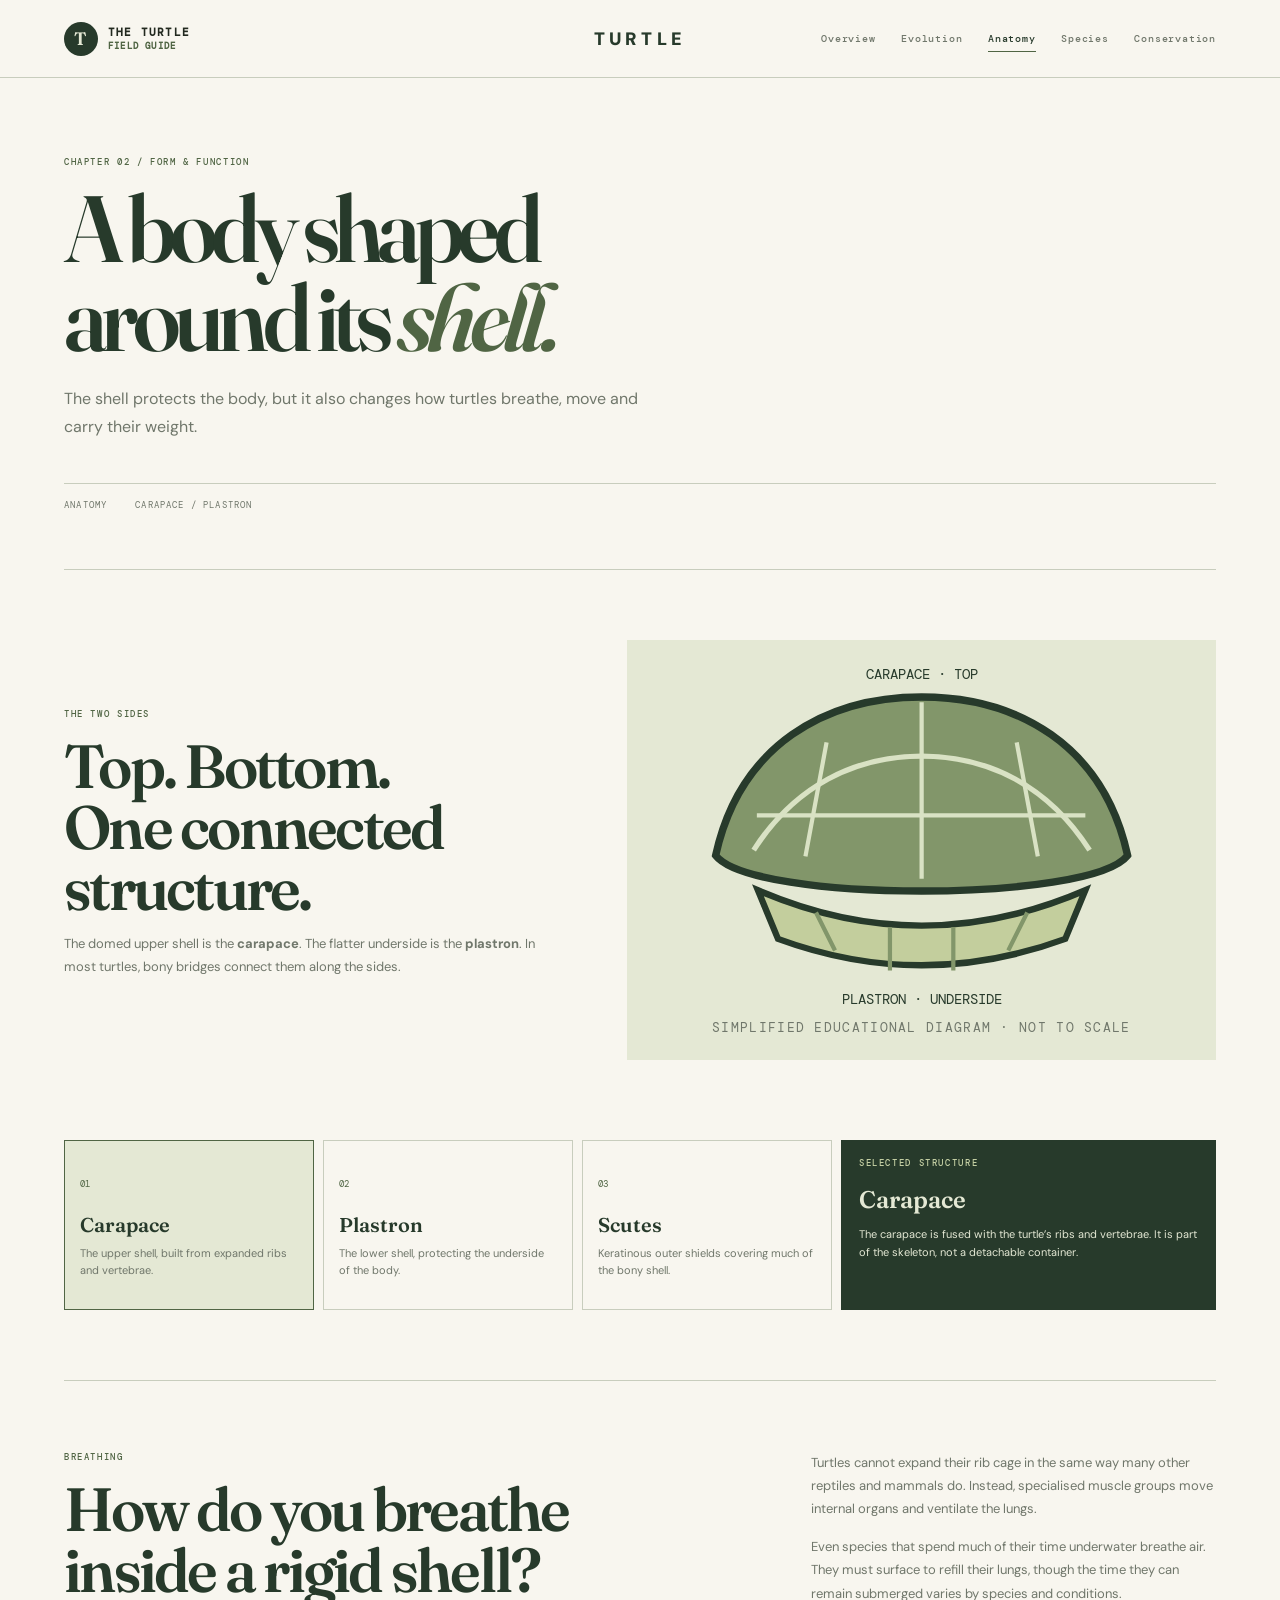
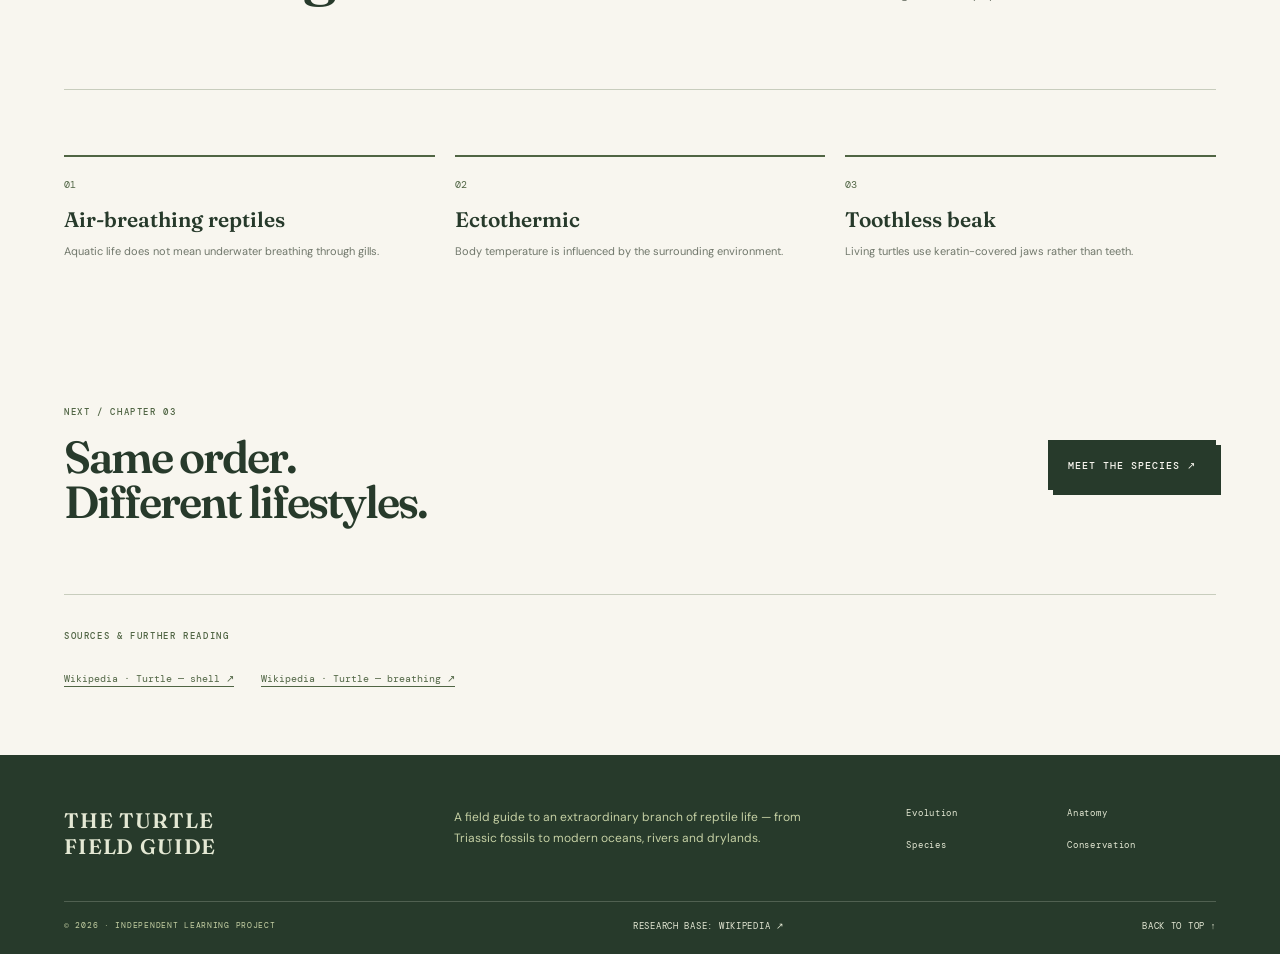
<file: anatomy.html>
<!doctype html><html lang="en"><head><meta charset="utf-8"><meta name="viewport" content="width=device-width, initial-scale=1"><meta name="theme-color" content="#273a2b"><meta name="description" content="Understand the carapace, plastron, scutes, breathing, temperature regulation and turtle body design."><title>Turtle Anatomy | The Turtle Field Guide</title><link rel="icon" href="favicon.svg" type="image/svg+xml"><link rel="preconnect" href="https://fonts.googleapis.com"><link rel="preconnect" href="https://fonts.gstatic.com" crossorigin><link href="https://fonts.googleapis.com/css2?family=DM+Mono:wght@400;500&family=DM+Sans:wght@400;500;600;700;800;900&family=Fraunces:opsz,wght@9..144,500;9..144,600;9..144,700&display=swap" rel="stylesheet"><link rel="stylesheet" href="style.css"></head><body id="top" data-page="anatomy.html"><a class="skip-link" href="#main">Skip to content</a>
<header class="site-header"><a href="index.html" class="brand" aria-label="Turtle Field Guide home"><span class="brand-mark">T</span><span>THE TURTLE<br><small>FIELD GUIDE</small></span></a>
<button class="wordmark-toggle" type="button" aria-pressed="false" title="Tap to animate the word Turtle">TURTLE<span class="word-underline"></span></button>
<button class="menu-toggle" type="button" aria-expanded="false" aria-controls="primary-nav" aria-label="Open menu"><span></span><span></span></button>
<nav class="primary-nav" id="primary-nav" aria-label="Main navigation"><a href="index.html" class="nav-link ">Overview</a><a href="history.html" class="nav-link ">Evolution</a><a href="anatomy.html" class="nav-link current">Anatomy</a><a href="species.html" class="nav-link ">Species</a><a href="conservation.html" class="nav-link ">Conservation</a></nav></header><main id="main"><section class="page-hero"><p class="eyebrow">CHAPTER 02 / FORM & FUNCTION</p><h1>A body shaped<br>around its <em>shell.</em></h1><p class="page-lede">The shell protects the body, but it also changes how turtles breathe, move and carry their weight.</p><div class="page-hero-meta"><span>ANATOMY</span><span>CARAPACE / PLASTRON</span></div></section>
<section class="anatomy-intro"><div><p class="eyebrow">THE TWO SIDES</p><h2>Top. Bottom.<br>One connected structure.</h2><p>The domed upper shell is the <b>carapace</b>. The flatter underside is the <b>plastron</b>. In most turtles, bony bridges connect them along the sides.</p></div><div class="shell-diagram"><svg viewBox="0 0 520 330" role="img" aria-label="Simplified diagram of a turtle shell showing carapace and plastron"><path d="M65 185 C88 80 170 35 260 35 C350 35 432 80 455 185 C420 230 100 230 65 185Z" fill="#82966a" stroke="#273a2b" stroke-width="7"/><path d="M101 180 C140 119 197 91 260 91 C323 91 380 119 419 180" fill="none" stroke="#d9e2c4" stroke-width="5"/><path d="M170 78 L150 186 M260 40 L260 207 M350 78 L370 186 M104 147 L415 147" stroke="#d9e2c4" stroke-width="4"/><path d="M105 218 Q260 285 415 218 L396 264 Q260 314 124 264Z" fill="#c3ce9d" stroke="#273a2b" stroke-width="6"/><path d="M160 239 L178 275 M230 253 L230 294 M290 253 L290 294 M360 239 L342 275" stroke="#82966a" stroke-width="4"/><text x="260" y="18" text-anchor="middle" font-size="13" font-family="DM Mono" fill="#273a2b">CARAPACE · TOP</text><text x="260" y="326" text-anchor="middle" font-size="13" font-family="DM Mono" fill="#273a2b">PLASTRON · UNDERSIDE</text></svg><p class="diagram-caption">SIMPLIFIED EDUCATIONAL DIAGRAM · NOT TO SCALE</p></div></section>
<section class="anatomy-cards"><button class="anatomy-card selected" data-part="carapace"><span>01</span><h3>Carapace</h3><p>The upper shell, built from expanded ribs and vertebrae.</p></button><button class="anatomy-card" data-part="plastron"><span>02</span><h3>Plastron</h3><p>The lower shell, protecting the underside of the body.</p></button><button class="anatomy-card" data-part="scutes"><span>03</span><h3>Scutes</h3><p>Keratinous outer shields covering much of the bony shell.</p></button><div class="anatomy-detail" id="anatomyDetail" aria-live="polite"><p class="eyebrow">SELECTED STRUCTURE</p><h3>Carapace</h3><p>The carapace is fused with the turtle’s ribs and vertebrae. It is part of the skeleton, not a detachable container.</p></div></section>
<section class="two-column-section"><div><p class="eyebrow">BREATHING</p><h2>How do you breathe<br>inside a rigid shell?</h2></div><div><p>Turtles cannot expand their rib cage in the same way many other reptiles and mammals do. Instead, specialised muscle groups move internal organs and ventilate the lungs.</p><p>Even species that spend much of their time underwater breathe air. They must surface to refill their lungs, though the time they can remain submerged varies by species and conditions.</p></div></section>
<section class="fact-band"><div><span class="fact-number">01</span><h3>Air-breathing reptiles</h3><p>Aquatic life does not mean underwater breathing through gills.</p></div><div><span class="fact-number">02</span><h3>Ectothermic</h3><p>Body temperature is influenced by the surrounding environment.</p></div><div><span class="fact-number">03</span><h3>Toothless beak</h3><p>Living turtles use keratin-covered jaws rather than teeth.</p></div></section>
<section class="chapter-next"><div><p class="eyebrow">NEXT / CHAPTER 03</p><h2>Same order.<br>Different lifestyles.</h2></div><a class="button button-dark" href="species.html">MEET THE SPECIES ↗</a></section>
<section class="reading-list"><p class="eyebrow">SOURCES & FURTHER READING</p><a href="https://en.wikipedia.org/wiki/Turtle#Shell" target="_blank" rel="noopener">Wikipedia · Turtle — shell ↗</a><a href="https://en.wikipedia.org/wiki/Turtle#Breathing" target="_blank" rel="noopener">Wikipedia · Turtle — breathing ↗</a></section></main><footer class="site-footer"><div class="footer-top"><a class="footer-brand" href="index.html">THE TURTLE<br>FIELD GUIDE</a><p>A field guide to an extraordinary branch of reptile life — from Triassic fossils to modern oceans, rivers and drylands.</p><div class="footer-links"><a href="history.html">Evolution</a><a href="anatomy.html">Anatomy</a><a href="species.html">Species</a><a href="conservation.html">Conservation</a></div></div><div class="footer-bottom"><span>© 2026 · INDEPENDENT LEARNING PROJECT</span><span><a href="https://en.wikipedia.org/wiki/Turtle" target="_blank" rel="noopener">RESEARCH BASE: WIKIPEDIA ↗</a></span><a href="#top">BACK TO TOP ↑</a></div></footer><div class="toast" id="toast" role="status" aria-live="polite"></div><script src="script.js" defer></script></body></html>
</file>
<file: style.css>
@import url('https://fonts.googleapis.com/css2?family=DM+Mono:wght@400;500&family=DM+Sans:wght@400;500;600;700;800;900&family=Fraunces:opsz,wght@9..144,500;9..144,600;9..144,700&display=swap');
:root{--forest:#273a2b;--moss:#506544;--sage:#81946c;--lichen:#c5d0a4;--pale:#e4e8d4;--stone:#f1efe5;--paper:#f8f6ef;--ink:#22291f;--muted:#70776b;--gold:#b5a46a;--line:#c8cdbd;--white:#fffef9;--shadow:5px 5px 0 var(--forest);--phi:1.618;--space:clamp(18px,2.2vw,34px)}
*{box-sizing:border-box}html{scroll-behavior:smooth;scroll-padding-top:90px;max-width:100%;overflow-x:clip}body{margin:0;background:var(--paper);color:var(--ink);font-family:'DM Sans',sans-serif;overflow-x:clip;max-width:100%;}img,svg{max-width:100%;display:block}a{color:inherit}button,input,select{font:inherit}button,a{-webkit-tap-highlight-color:transparent}button:focus-visible,a:focus-visible,input:focus-visible{outline:3px solid var(--gold);outline-offset:4px}::selection{background:var(--lichen);color:var(--forest)}::-webkit-scrollbar{width:10px}::-webkit-scrollbar-track{background:var(--pale)}::-webkit-scrollbar-thumb{background:var(--moss);border:2px solid var(--pale);border-radius:10px}*{scrollbar-width:thin;scrollbar-color:var(--moss) var(--pale)}
.skip-link{position:absolute;left:-999px;top:8px;background:var(--forest);color:white;padding:10px;z-index:20}.skip-link:focus{left:8px}.site-header{height:78px;display:grid;grid-template-columns:1fr auto 1fr;align-items:center;padding:0 5vw;border-bottom:1px solid var(--line);background:rgba(248,246,239,.95);position:sticky;top:0;z-index:15;backdrop-filter:blur(12px)}.brand{display:flex;align-items:center;gap:10px;text-decoration:none;font:800 11px 'DM Mono';letter-spacing:.11em;line-height:1.15}.brand small{font-size:9px;color:var(--moss)}.brand-mark{height:34px;width:34px;display:grid;place-items:center;background:var(--forest);color:var(--pale);border-radius:50%;font:600 18px 'Fraunces'}.wordmark-toggle{justify-self:center;position:relative;border:0;background:none;padding:8px 2px;color:var(--forest);font:900 18px 'DM Sans';letter-spacing:.23em;transition:transform .28s cubic-bezier(.2,.8,.2,1);cursor:pointer}.wordmark-toggle:hover,.wordmark-toggle.is-active{transform:scale(1.12)}.word-underline{position:absolute;height:2px;left:0;bottom:2px;width:100%;background:var(--moss);transform:scaleX(0);transform-origin:left;transition:transform .32s ease}.wordmark-toggle:hover .word-underline,.wordmark-toggle.is-active .word-underline{transform:scaleX(1)}.primary-nav{display:flex;justify-content:flex-end;gap:clamp(12px,2vw,30px)}.nav-link{text-decoration:none;font:500 10px 'DM Mono';letter-spacing:.08em;color:var(--muted);padding:10px 0;position:relative;white-space:nowrap}.nav-link::after{content:'';position:absolute;bottom:3px;left:0;height:1px;width:100%;background:var(--moss);transform:scaleX(0);transform-origin:left;transition:transform .25s}.nav-link:hover,.nav-link.current{color:var(--forest)}.nav-link:hover::after,.nav-link.current::after{transform:scaleX(1)}.menu-toggle{display:none;border:1px solid var(--forest);background:transparent;width:42px;height:40px;justify-self:end;align-items:center;justify-content:center;flex-direction:column;gap:5px}.menu-toggle span{width:17px;height:1.5px;background:var(--forest)}main{width:min(1180px,90vw);margin:auto;min-width:0}.eyebrow{font:500 9px 'DM Mono';letter-spacing:.18em;color:var(--moss);margin:0 0 16px}.home-hero{min-height:610px;display:grid;grid-template-columns:1.618fr 1fr 24px;gap:clamp(25px,4.5vw,70px);align-items:center;padding:70px 0 80px;border-bottom:1px solid var(--line)}.hero-copy{max-width:520px}.overline{font:500 11px 'DM Mono';letter-spacing:.19em;color:var(--muted);margin:0 0 12px}.hero-title{font:700 clamp(60px,8.8vw,116px)/.88 'Fraunces';letter-spacing:-.065em;margin:0 0 26px;color:var(--forest)}.hero-title em,.page-hero h1 em,.not-found h1 em{font-style:italic;color:var(--moss)}.hero-intro,.page-lede{font-size:clamp(14px,1.3vw,16px);line-height:1.75;color:var(--muted);max-width:460px;margin:0 0 26px}.button{display:inline-flex;align-items:center;justify-content:space-between;gap:30px;text-decoration:none;font:500 10px 'DM Mono';letter-spacing:.1em;padding:16px 19px;border:1px solid var(--forest);min-height:50px;transition:transform .2s,box-shadow .2s,background .2s}.button span{font-size:17px}.button-dark{background:var(--forest);color:var(--paper);box-shadow:var(--shadow)}.button-dark:hover{transform:translate(3px,3px);box-shadow:2px 2px 0 var(--forest);background:var(--moss)}.button-outline{color:var(--forest);background:transparent}.button-outline:hover{background:var(--pale);transform:translateY(-2px)}.hero-note{margin-top:42px;display:flex;align-items:center;gap:9px;font:9px 'DM Mono';letter-spacing:.1em;color:var(--muted)}.note-dot{width:7px;height:7px;background:var(--gold);border-radius:50%}.hero-image{margin:0;position:relative;align-self:stretch;min-height:410px}.hero-image img{width:100%;height:100%;object-fit:cover;object-position:center;border-radius:48% 48% 4px 4px;min-height:410px;filter:saturate(.78)}.hero-image figcaption,.feature-image small,.species-image-feature small{display:block;font:8px 'DM Mono';letter-spacing:.08em;color:var(--muted);margin-top:10px}.hero-image figcaption{display:flex;justify-content:space-between;gap:8px;flex-wrap:wrap}.hero-image figcaption a,.feature-image a,.species-image-feature a{color:var(--moss)}.hero-index{font:10px 'DM Mono';line-height:1.7;color:var(--sage);align-self:end;justify-self:end}.intro-strip{display:grid;grid-template-columns:.5fr 1fr .8fr;gap:30px;align-items:start;padding:80px 0;border-bottom:1px solid var(--line)}.intro-strip h2,.section-heading h2,.feature-copy h2,.timeline-teaser h2,.chapter-next h2,.anatomy-intro h2,.two-column-section h2,.conservation-lead h2,.species-image-feature h2,.india-note h2{font:600 clamp(34px,4.8vw,61px)/1 'Fraunces';letter-spacing:-.045em;color:var(--forest);margin:0}.intro-strip h2 em{color:var(--moss)}.intro-strip>p:last-child{font-size:14px;line-height:1.8;color:var(--muted);margin:4px 0 0}.habitat-grid{display:grid;grid-template-columns:repeat(3,1fr);gap:12px;padding:65px 0}.habitat-card{min-height:260px;padding:18px;display:flex;flex-direction:column;justify-content:space-between;text-decoration:none;color:var(--paper);position:relative;overflow:hidden;isolation:isolate}.habitat-card::before{content:'';position:absolute;inset:0;z-index:-1;background:linear-gradient(180deg,rgba(20,35,26,.12),rgba(20,35,26,.85))}.habitat-sea{background:linear-gradient(140deg,#5e8375,#283f42)}.habitat-fresh{background:linear-gradient(140deg,#8c9a6d,#435a40)}.habitat-land{background:linear-gradient(140deg,#b5a46a,#506044)}.card-number{font:9px 'DM Mono';letter-spacing:.13em}.habitat-card p{font:9px 'DM Mono';letter-spacing:.15em;margin:0 0 8px;color:var(--pale)}.habitat-card h3{font:600 clamp(22px,2.5vw,30px) 'Fraunces';margin:0}.circle-arrow{position:absolute;right:18px;bottom:18px;width:35px;height:35px;border:1px solid rgba(255,255,255,.65);border-radius:50%;display:grid;place-items:center;transition:transform .2s}.habitat-card:hover .circle-arrow{transform:rotate(45deg)}.feature-section{display:grid;grid-template-columns:1.618fr 1fr;gap:clamp(35px,7vw,95px);align-items:center;padding:50px 0 90px}.feature-image{margin:0}.feature-image img{width:100%;aspect-ratio:1.618;object-fit:cover;filter:saturate(.8)}.feature-copy p:not(.eyebrow){font-size:14px;line-height:1.8;color:var(--muted);margin:22px 0}.feature-copy h2{max-width:440px}.text-link{font:500 10px 'DM Mono';letter-spacing:.1em;color:var(--forest);text-decoration:none;display:inline-block;position:relative;padding:10px 0}.text-link::after{content:'';position:absolute;bottom:4px;left:0;width:100%;height:1px;background:var(--moss);transform:scaleX(.3);transform-origin:left;transition:transform .22s}.text-link:hover::after{transform:scaleX(1)}.timeline-teaser{display:grid;grid-template-columns:1fr .618fr;gap:8%;padding:72px 0;background:var(--pale);width:100vw;margin-left:calc((90vw - 100vw)/2);padding-left:max(5vw,calc((100vw - 1180px)/2));padding-right:max(5vw,calc((100vw - 1180px)/2))}.timeline-teaser-copy p{font-size:14px;line-height:1.8;color:var(--muted);max-width:430px;margin:0 0 24px}.quiz-band{display:grid;grid-template-columns:1fr 1fr;gap:35px;align-items:center;padding:75px 0;border-bottom:1px solid var(--line)}.quiz-band h2{font:600 clamp(30px,4vw,45px)/1.05 'Fraunces';color:var(--forest);margin:0}.quiz-box{display:grid;gap:9px}.quiz-answer{border:1px solid var(--forest);background:transparent;padding:14px;text-align:left;font:10px 'DM Mono';color:var(--forest);transition:background .2s}.quiz-answer:hover{background:var(--pale)}.quiz-answer.correct{background:var(--lichen)}.quiz-answer.incorrect{background:#ead6c4}.quiz-feedback{font-size:12px;color:var(--muted);min-height:20px}.sources-preview{text-align:center;max-width:550px;margin:0 auto;padding:80px 0}.sources-preview h2{font:600 clamp(32px,4vw,48px) 'Fraunces';color:var(--forest);margin:0 0 12px}.sources-preview>p:not(.eyebrow){font-size:13px;line-height:1.7;color:var(--muted)}
.page-hero{padding:78px 0 58px;border-bottom:1px solid var(--line);position:relative}.page-hero h1,.not-found h1{font:600 clamp(51px,8vw,94px)/.95 'Fraunces';letter-spacing:-.06em;color:var(--forest);margin:0 0 22px}.page-hero .page-lede{max-width:600px}.page-hero-meta{display:flex;gap:28px;margin-top:42px;padding-top:15px;border-top:1px solid var(--line);font:9px 'DM Mono';letter-spacing:.13em;color:var(--muted)}.history-feature{display:grid;grid-template-columns:1.618fr 1fr;gap:8%;align-items:center;padding:70px 0}.history-feature figure{margin:0}.history-feature img{width:100%;aspect-ratio:1.618;object-fit:cover}.history-feature figcaption,.hatchling-feature figcaption{font:8px 'DM Mono';color:var(--muted);margin-top:10px}.history-feature h2{font:600 clamp(32px,4vw,48px)/1 'Fraunces';color:var(--forest);margin:0 0 18px}.history-feature p:not(.eyebrow){font-size:13px;line-height:1.8;color:var(--muted)}.timeline-section{display:grid;grid-template-columns:.8fr 1.2fr;gap:10%;padding:60px 0 90px}.section-heading h2{max-width:400px}.timeline{border-left:1px solid var(--sage);padding-left:30px}.timeline article{position:relative;display:grid;grid-template-columns:43px 1fr;gap:18px;padding:0 0 36px}.time-marker{position:absolute;left:-52px;top:0;width:42px;height:42px;background:var(--forest);color:var(--pale);border-radius:50%;display:grid;place-items:center;font:10px 'DM Mono'}.timeline h3{font:600 28px 'Fraunces';color:var(--forest);margin:0 0 8px}.timeline p:not(.eyebrow){font-size:13px;line-height:1.75;color:var(--muted);margin:0;max-width:570px}.timeline .eyebrow{margin-bottom:7px}.pull-quote{padding:55px 8%;background:var(--forest);color:var(--pale);text-align:center}.pull-quote p{font:500 clamp(22px,3vw,36px)/1.3 'Fraunces';max-width:750px;margin:0 auto 18px}.pull-quote span{font:9px 'DM Mono';letter-spacing:.15em;color:var(--lichen)}.chapter-next{display:flex;justify-content:space-between;align-items:center;gap:20px;padding:70px 0;border-bottom:1px solid var(--line)}.chapter-next h2{font-size:clamp(31px,4vw,45px)}.reading-list{padding:35px 0 70px;display:flex;flex-wrap:wrap;gap:14px 27px;align-items:center}.reading-list .eyebrow{flex-basis:100%}.reading-list a{font:10px 'DM Mono';color:var(--moss);text-underline-offset:4px}
.anatomy-intro{display:grid;grid-template-columns:.9fr 1.1fr;gap:7%;align-items:center;padding:70px 0}.anatomy-intro p:not(.eyebrow){font-size:13px;line-height:1.8;color:var(--muted)}.shell-diagram{padding:20px;background:var(--pale)}.shell-diagram svg{width:100%}.diagram-caption{font:8px 'DM Mono';text-align:center;color:var(--muted);letter-spacing:.1em;margin:8px 0 0}.anatomy-cards{display:grid;grid-template-columns:repeat(3,1fr) 1.5fr;gap:9px;padding:10px 0 70px}.anatomy-card{border:1px solid var(--line);background:transparent;text-align:left;padding:18px 15px;min-height:170px;color:var(--ink);transition:background .2s,border-color .2s}.anatomy-card.selected,.anatomy-card:hover{background:var(--pale);border-color:var(--moss)}.anatomy-card span{font:9px 'DM Mono';color:var(--moss)}.anatomy-card h3{font:600 20px 'Fraunces';margin:20px 0 8px;color:var(--forest)}.anatomy-card p{font-size:11px;line-height:1.55;color:var(--muted);margin:0}.anatomy-detail{padding:17px 18px;background:var(--forest);color:var(--pale)}.anatomy-detail h3{font:600 24px 'Fraunces';margin:0 0 8px}.anatomy-detail p:not(.eyebrow){font-size:11px;line-height:1.65;color:var(--pale)}.anatomy-detail .eyebrow{color:var(--lichen)}.two-column-section{display:grid;grid-template-columns:1.618fr 1fr;gap:8%;padding:70px 0;border-top:1px solid var(--line);border-bottom:1px solid var(--line)}.two-column-section>div:last-child p{font-size:13px;line-height:1.8;color:var(--muted);margin:0 0 14px}.fact-band{display:grid;grid-template-columns:repeat(3,1fr);gap:20px;padding:65px 0}.fact-band>div{border-top:2px solid var(--moss);padding-top:15px}.fact-number{font:10px 'DM Mono';color:var(--moss)}.fact-band h3{font:600 21px 'Fraunces';margin:13px 0 6px;color:var(--forest)}.fact-band p{font-size:11px;line-height:1.6;color:var(--muted)}
.species-section{padding:65px 0}.species-section .section-heading{max-width:700px}.species-section .section-heading p:not(.eyebrow){font-size:13px;line-height:1.8;color:var(--muted);max-width:610px}.species-filter{display:flex;gap:8px;flex-wrap:wrap;margin:27px 0 19px}.filter-pill{border:1px solid var(--forest);background:transparent;padding:10px 14px;font:9px 'DM Mono';letter-spacing:.08em;color:var(--forest)}.filter-pill.active,.filter-pill:hover{background:var(--forest);color:var(--paper)}.species-grid{display:grid;grid-template-columns:repeat(3,1fr);gap:11px}.species-card{border:1px solid var(--line);background:var(--white);padding:21px;min-height:245px;display:flex;flex-direction:column}.species-card[hidden]{display:none}.species-icon{font-size:24px;color:var(--moss)}.species-card .eyebrow{margin:17px 0 7px}.species-card h3{font:600 23px 'Fraunces';color:var(--forest);margin:0 0 8px}.species-card p:not(.eyebrow){font-size:11px;line-height:1.65;color:var(--muted);margin:0 0 17px}.species-card a{font:9px 'DM Mono';color:var(--moss);margin-top:auto;text-underline-offset:4px}.filter-result{min-height:18px;font:9px 'DM Mono';color:var(--muted);margin:15px 0}.species-image-feature{display:grid;grid-template-columns:1.618fr 1fr;gap:7%;align-items:center;padding:45px 0 85px}.species-image-feature>img{width:100%;aspect-ratio:1.618;object-fit:cover}.species-image-feature h2{margin-bottom:14px}.species-image-feature p:not(.eyebrow){font-size:13px;line-height:1.8;color:var(--muted)}.species-image-feature small{margin-top:17px}
.conservation-lead{display:grid;grid-template-columns:1.618fr 1fr;gap:8%;padding:70px 0}.conservation-lead p:not(.eyebrow){font-size:13px;line-height:1.8;color:var(--muted);margin:0 0 15px}.threat-grid{display:grid;grid-template-columns:repeat(3,1fr);border-top:1px solid var(--line);border-left:1px solid var(--line)}.threat-grid article{padding:24px;border-right:1px solid var(--line);border-bottom:1px solid var(--line);min-height:185px}.threat-grid article span{font:9px 'DM Mono';color:var(--moss)}.threat-grid h3{font:600 22px 'Fraunces';margin:15px 0 7px;color:var(--forest)}.threat-grid p{font-size:11px;line-height:1.65;color:var(--muted);margin:0}.hatchling-feature{display:grid;grid-template-columns:1.618fr 1fr;gap:8%;align-items:center;padding:80px 0}.hatchling-feature figure{margin:0}.hatchling-feature img{width:100%;aspect-ratio:1.618;object-fit:cover}.hatchling-feature h2{font:600 clamp(33px,4vw,47px)/1 'Fraunces';color:var(--forest);margin:0 0 18px}.hatchling-feature ul{padding-left:17px}.hatchling-feature li{font-size:12px;line-height:1.75;color:var(--muted);margin:7px 0}.india-note{background:var(--pale);padding:45px 7%;margin-bottom:55px}.india-note h2{margin-bottom:14px}.india-note p:not(.eyebrow){font-size:13px;line-height:1.8;color:var(--muted);max-width:700px}
.not-found{min-height:75vh;position:relative;display:flex;flex-direction:column;justify-content:center;align-items:flex-start;padding:70px 0;overflow:hidden}.not-found-number{font:900 clamp(100px,20vw,240px)/.8 'DM Sans';letter-spacing:-.1em;color:var(--pale);position:absolute;right:0;top:15%;z-index:-1}.not-found h1{font-size:clamp(55px,8vw,96px);margin:0 0 17px}.not-found>p:not(.eyebrow){max-width:400px;color:var(--muted);font-size:14px;line-height:1.7;margin:0 0 25px}.not-found-shell{position:absolute;right:12%;bottom:12%;width:130px;height:100px;border:9px solid var(--lichen);border-radius:50% 50% 45% 45%;font-size:0;transform:rotate(-18deg);box-shadow:inset 0 0 0 3px var(--paper),inset 0 0 0 8px var(--lichen)}
.site-footer{background:var(--forest);color:var(--pale);padding:52px max(5vw,calc((100vw - 1180px)/2)) 22px}.footer-top{display:grid;grid-template-columns:1fr 1.2fr 1fr;gap:7%;padding-bottom:42px}.footer-brand{font:600 21px 'Fraunces';text-decoration:none;letter-spacing:.04em}.footer-top p{max-width:360px;color:var(--lichen);font-size:12px;line-height:1.7;margin:0}.footer-links{display:grid;grid-template-columns:1fr 1fr;gap:12px}.footer-links a,.footer-bottom a{color:var(--pale);text-decoration:none;font:9px 'DM Mono';letter-spacing:.08em}.footer-links a:hover,.footer-bottom a:hover{text-decoration:underline;text-underline-offset:4px}.footer-bottom{border-top:1px solid rgba(229,232,212,.22);padding-top:18px;display:flex;justify-content:space-between;gap:15px;flex-wrap:wrap;color:var(--lichen);font:8px 'DM Mono';letter-spacing:.09em}.toast{position:fixed;left:50%;bottom:22px;z-index:25;max-width:min(90vw,430px);background:var(--forest);color:var(--paper);padding:13px 18px;font:11px 'DM Mono';box-shadow:4px 4px 0 var(--gold);opacity:0;transform:translate(-50%,18px);pointer-events:none;transition:opacity .2s,transform .2s}.toast.show{opacity:1;transform:translate(-50%,0)}
@media(max-width:900px){.site-header{padding:0 4vw;grid-template-columns:1fr auto auto;gap:22px}.wordmark-toggle{justify-self:end;margin-right:5px}.menu-toggle{display:flex}.primary-nav{display:none;position:absolute;top:77px;left:0;right:0;background:var(--paper);padding:18px 5vw 23px;border-bottom:1px solid var(--line);box-shadow:0 8px 14px #1d2b1b14;flex-direction:column;gap:3px}.primary-nav.open{display:flex}.nav-link{padding:12px 2px;font-size:11px}.home-hero{grid-template-columns:1fr 1fr;gap:5%;min-height:500px}.hero-index{display:none}.intro-strip{grid-template-columns:.55fr 1fr}.intro-strip>p:last-child{grid-column:2}.timeline-teaser{margin-left:-5.55vw;width:100vw;padding-left:5vw;padding-right:5vw}.anatomy-cards{grid-template-columns:repeat(3,1fr)}.anatomy-detail{grid-column:1/-1}.species-grid{grid-template-columns:repeat(2,1fr)}.threat-grid{grid-template-columns:repeat(2,1fr)}}
@media(max-width:620px){main{width:calc(100% - 36px)}.site-header{height:68px;grid-template-columns:1fr auto auto;gap:9px;padding:0 18px}.brand{font-size:9px}.brand-mark{height:30px;width:30px}.wordmark-toggle{font-size:14px;letter-spacing:.17em}.menu-toggle{width:38px;height:37px}.primary-nav{top:67px;padding:15px 20px 20px}.home-hero{display:flex;flex-direction:column;align-items:stretch;padding:50px 0 54px;gap:30px;min-height:0}.hero-title{font-size:clamp(59px,16vw,92px)}.hero-intro{font-size:14px}.hero-image{min-height:0}.hero-image img{min-height:0;height:auto;aspect-ratio:1.18;border-radius:42% 42% 3px 3px}.hero-note{margin-top:28px}.hero-image figcaption{font-size:7px}.intro-strip{display:block;padding:52px 0}.intro-strip h2{font-size:44px;margin-bottom:18px}.intro-strip>p:last-child{font-size:13px}.habitat-grid{grid-template-columns:1fr;padding:36px 0;gap:10px}.habitat-card{min-height:190px}.feature-section{grid-template-columns:1fr;padding:35px 0 55px;gap:25px}.feature-copy h2{font-size:40px}.timeline-teaser{display:block;margin-left:-18px;width:100vw;padding:45px 18px}.timeline-teaser h2{font-size:43px;margin-bottom:20px}.quiz-band{grid-template-columns:1fr;padding:48px 0;gap:22px}.quiz-band h2{font-size:35px}.sources-preview{padding:55px 0}.page-hero{padding:52px 0 38px}.page-hero h1{font-size:clamp(48px,13vw,72px)}.page-lede{font-size:14px}.page-hero-meta{gap:14px;flex-wrap:wrap;margin-top:30px;font-size:8px}.history-feature,.timeline-section,.anatomy-intro,.two-column-section,.species-image-feature,.conservation-lead,.hatchling-feature{grid-template-columns:1fr;gap:25px;padding:48px 0}.history-feature h2,.anatomy-intro h2,.two-column-section h2,.conservation-lead h2,.species-image-feature h2,.hatchling-feature h2{font-size:39px}.timeline-section{gap:35px}.timeline{padding-left:25px}.time-marker{left:-46px;width:36px;height:36px}.timeline article{grid-template-columns:1fr;padding-bottom:30px}.timeline h3{font-size:25px}.pull-quote{padding:38px 20px}.chapter-next{align-items:flex-start;flex-direction:column;padding:48px 0}.chapter-next h2{font-size:36px}.reading-list{padding:28px 0 50px;display:grid;gap:12px}.anatomy-cards{grid-template-columns:1fr 1fr;padding-bottom:45px}.anatomy-card{min-height:155px}.anatomy-detail{grid-column:1/-1}.fact-band{grid-template-columns:1fr;gap:10px;padding:45px 0}.fact-band>div{padding:12px 0}.species-section{padding:48px 0}.species-section .section-heading h2{font-size:39px}.species-grid{grid-template-columns:1fr}.species-card{min-height:0}.threat-grid{grid-template-columns:1fr}.threat-grid article{min-height:0;padding:20px}.india-note{padding:30px 22px;margin-bottom:25px}.india-note h2{font-size:37px}.footer-top{grid-template-columns:1fr;gap:22px;padding-bottom:28px}.footer-links{max-width:300px}.footer-bottom{font-size:7px;gap:12px}.not-found{min-height:72vh}.not-found-shell{right:5%;bottom:9%;width:90px;height:70px}.not-found-number{top:20%;right:2%}}
@media(prefers-reduced-motion:reduce){*,*::before,*::after{scroll-behavior:auto!important;transition:none!important;animation:none!important}}
</file>
